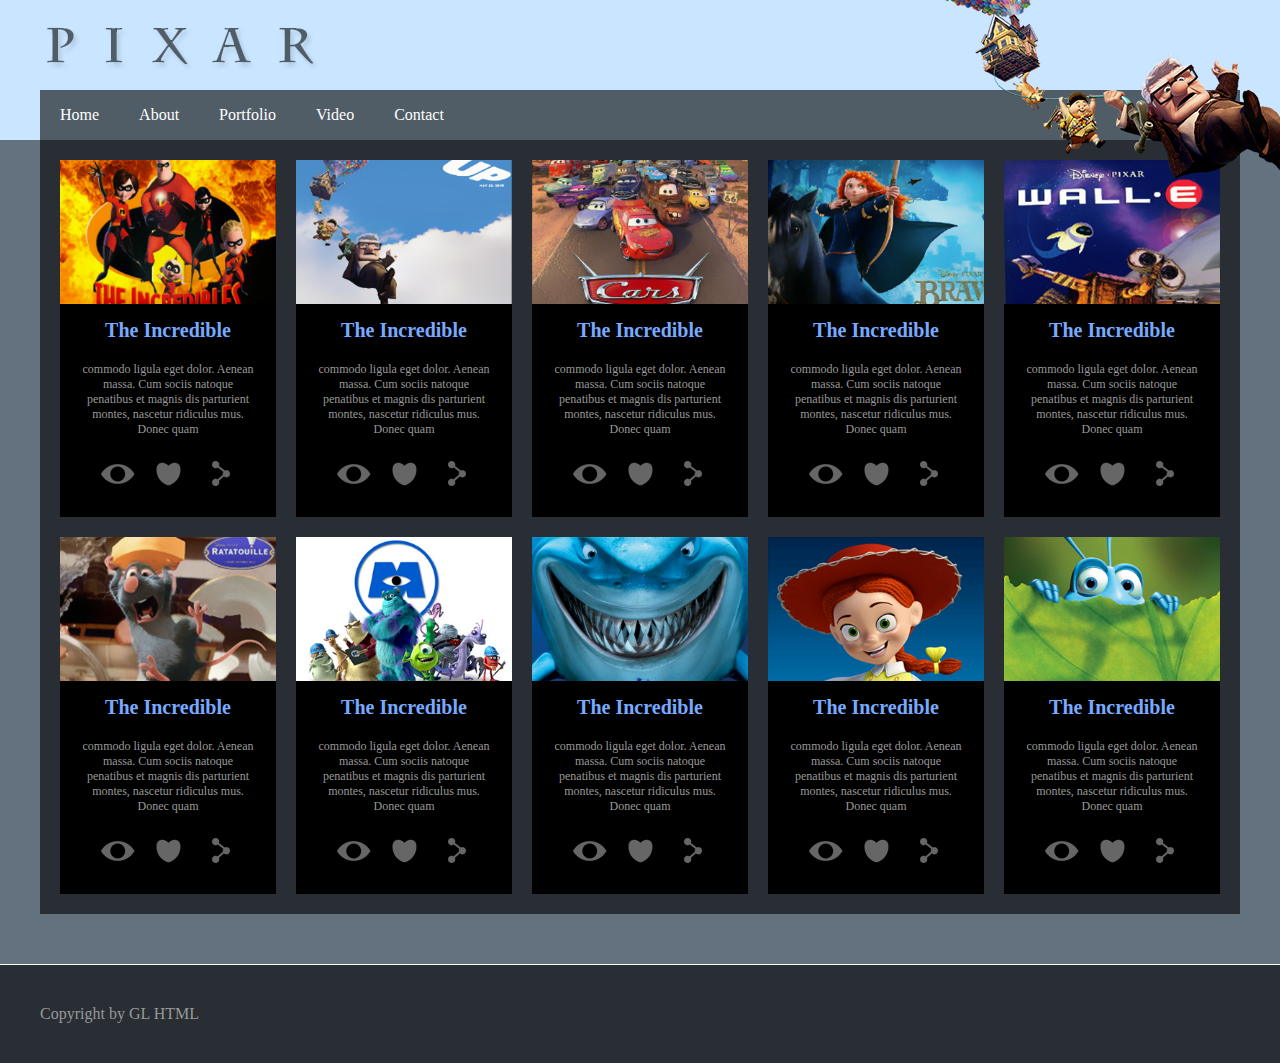
<file: 실습VIEWPORT2/실습VIEWPORT2/index.html>
<!DOCTYPE html>
<html>
  <head>
    <meta charset="UTF-8" />
    <meta name="viewport" content="width=device-width, initial-scale=1.0" />
    <title>RWD</title>
    <link
      href="http://fonts.googleapis.com/css?family=Raleway:100,400"
      rel="stylesheet"
      type="text/css"
    />
    <link rel="stylesheet" href="style.css" />
  </head>
  <body>
    <!--
		1. header를 작성해주세요
	-->
    <div class="header">
      <div class="wrapper">
        <a href="#" class="logo">PIXAR</a>
        <ul class="gnb">
          <li><a href="#">Home</a></li>
          <li><a href="#">About</a></li>
          <li><a href="#">Portfolio</a></li>
          <li><a href="#">Video</a></li>
          <li><a href="#">Contact</a></li>
        </ul>
        <img class="point" src="images/up.png" alt="">
      </div>
    </div>

    <!--
		2. 컨텐츠 영역을 작성해주세요.
		commodo ligula eget dolor. Aenean massa. Cum sociis natoque penatibus et magnis dis parturient montes, nascetur ridiculus mus. Donec quam
	-->

  <div class="wrapper">
    <ul class="contents">
      <li class="item">
        <div class="inner">
          <img src="images/cover01.png" alt="">
          <h3>The Incredible</h3>
          <p>commodo ligula eget dolor. Aenean massa. Cum sociis natoque penatibus et magnis dis parturient montes, nascetur ridiculus mus. Donec quam</p>
        </div>
      </li>
      <li class="item">
        <div class="inner">
          <img src="images/cover02.png" alt="">
          <h3>The Incredible</h3>
          <p>commodo ligula eget dolor. Aenean massa. Cum sociis natoque penatibus et magnis dis parturient montes, nascetur ridiculus mus. Donec quam</p>
        </div>
      </li>
      <li class="item">
        <div class="inner">
          <img src="images/cover03.png" alt="">
          <h3>The Incredible</h3>
          <p>commodo ligula eget dolor. Aenean massa. Cum sociis natoque penatibus et magnis dis parturient montes, nascetur ridiculus mus. Donec quam</p>
        </div>
      </li>
      <li class="item">
        <div class="inner">
          <img src="images/cover04.png" alt="">
          <h3>The Incredible</h3>
          <p>commodo ligula eget dolor. Aenean massa. Cum sociis natoque penatibus et magnis dis parturient montes, nascetur ridiculus mus. Donec quam</p>
        </div>
      </li>
      <li class="item">
        <div class="inner">
          <img src="images/cover05.png" alt="">
          <h3>The Incredible</h3>
          <p>commodo ligula eget dolor. Aenean massa. Cum sociis natoque penatibus et magnis dis parturient montes, nascetur ridiculus mus. Donec quam</p>
        </div>
      </li>
      <li class="item">
        <div class="inner">
          <img src="images/cover06.png" alt="">
          <h3>The Incredible</h3>
          <p>commodo ligula eget dolor. Aenean massa. Cum sociis natoque penatibus et magnis dis parturient montes, nascetur ridiculus mus. Donec quam</p>
        </div>
      </li>
      <li class="item">
        <div class="inner">
          <img src="images/cover07.png" alt="">
          <h3>The Incredible</h3>
          <p>commodo ligula eget dolor. Aenean massa. Cum sociis natoque penatibus et magnis dis parturient montes, nascetur ridiculus mus. Donec quam</p>
        </div>
      </li>
      <li class="item">
        <div class="inner">
          <img src="images/cover08.png" alt="">
          <h3>The Incredible</h3>
          <p>commodo ligula eget dolor. Aenean massa. Cum sociis natoque penatibus et magnis dis parturient montes, nascetur ridiculus mus. Donec quam</p>
        </div>
      </li>
      <li class="item">
        <div class="inner">
          <img src="images/cover09.png" alt="">
          <h3>The Incredible</h3>
          <p>commodo ligula eget dolor. Aenean massa. Cum sociis natoque penatibus et magnis dis parturient montes, nascetur ridiculus mus. Donec quam</p>
        </div>
      </li>
      <li class="item">
        <div class="inner">
          <img src="images/cover10.png" alt="">
          <h3>The Incredible</h3>
          <p>commodo ligula eget dolor. Aenean massa. Cum sociis natoque penatibus et magnis dis parturient montes, nascetur ridiculus mus. Donec quam</p>
        </div>
      </li>
    </ul>
  </div>

    <!--
		3. FOOTER 영역을 작성해주세요.
	-->
    <div class="footer">
      <p class="wrapper">Copyright by GL HTML</p>
    </div>
  </body>
</html>
</file>
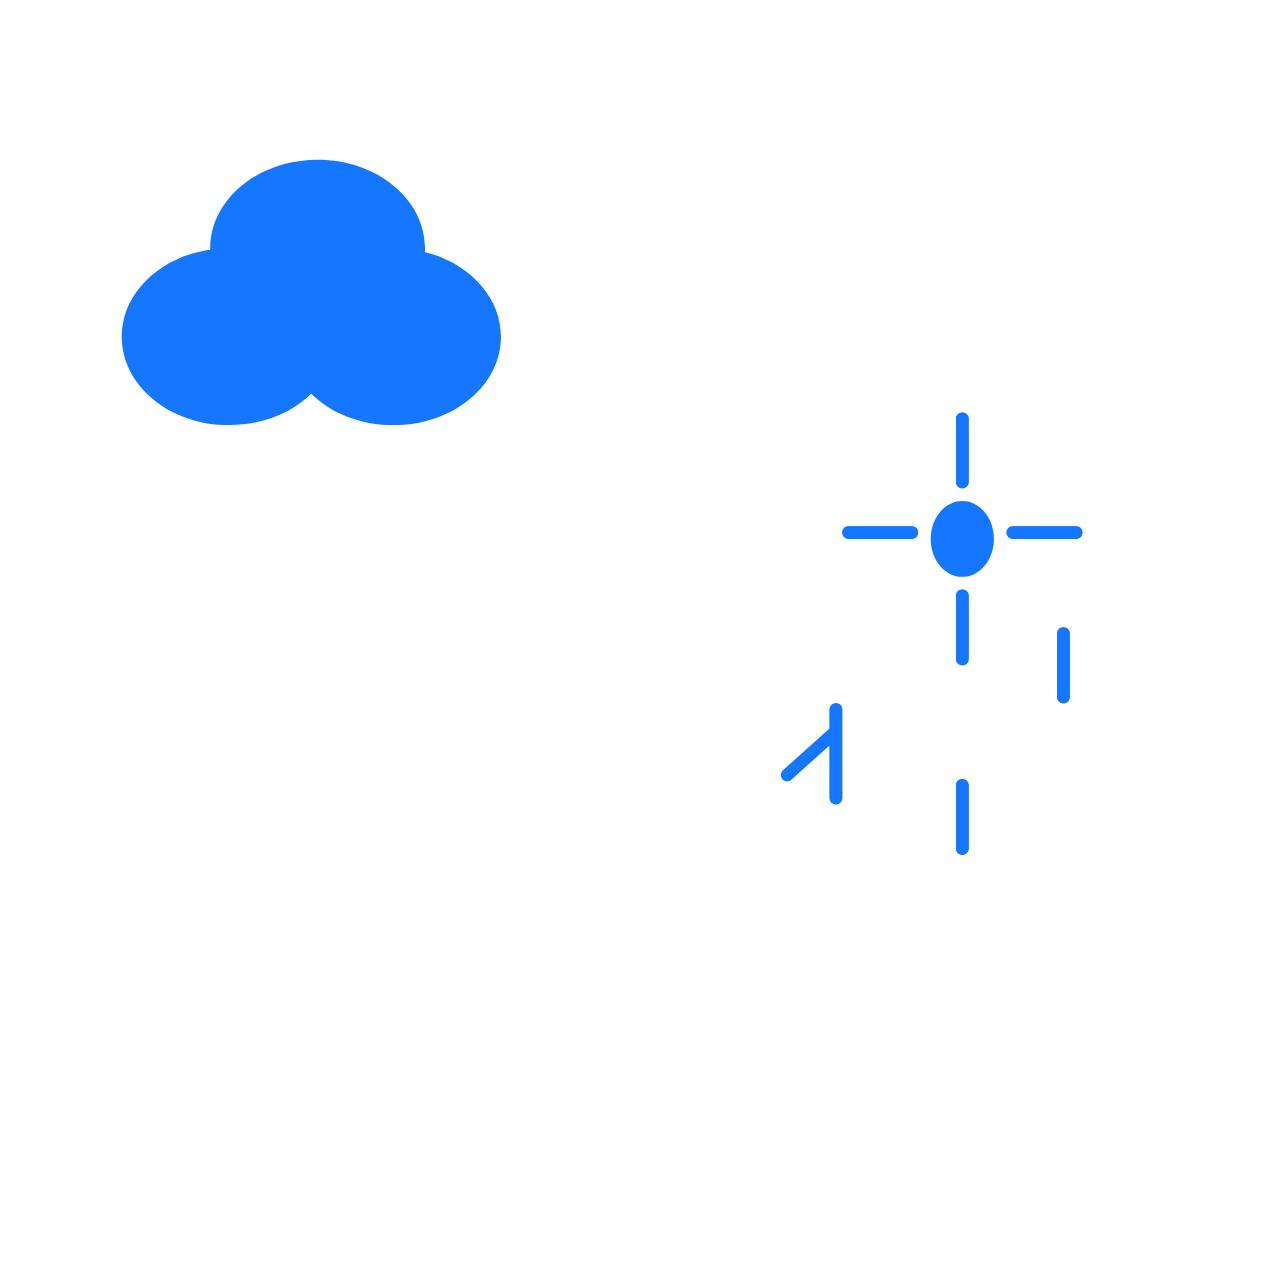
<file: Step01.SVG1.html>
<!DOCTYPE html>
<html lang="en">
<head>
    <meta charset="UTF-8">
    <meta name="viewport" content="width=device-width, initial-scale=1.0">
    <title>Step01.SVG1.html</title>
</head>
<body>
    <img src="cloud.svg" alt="구름이미지"/>
</body>
</html>
</file>
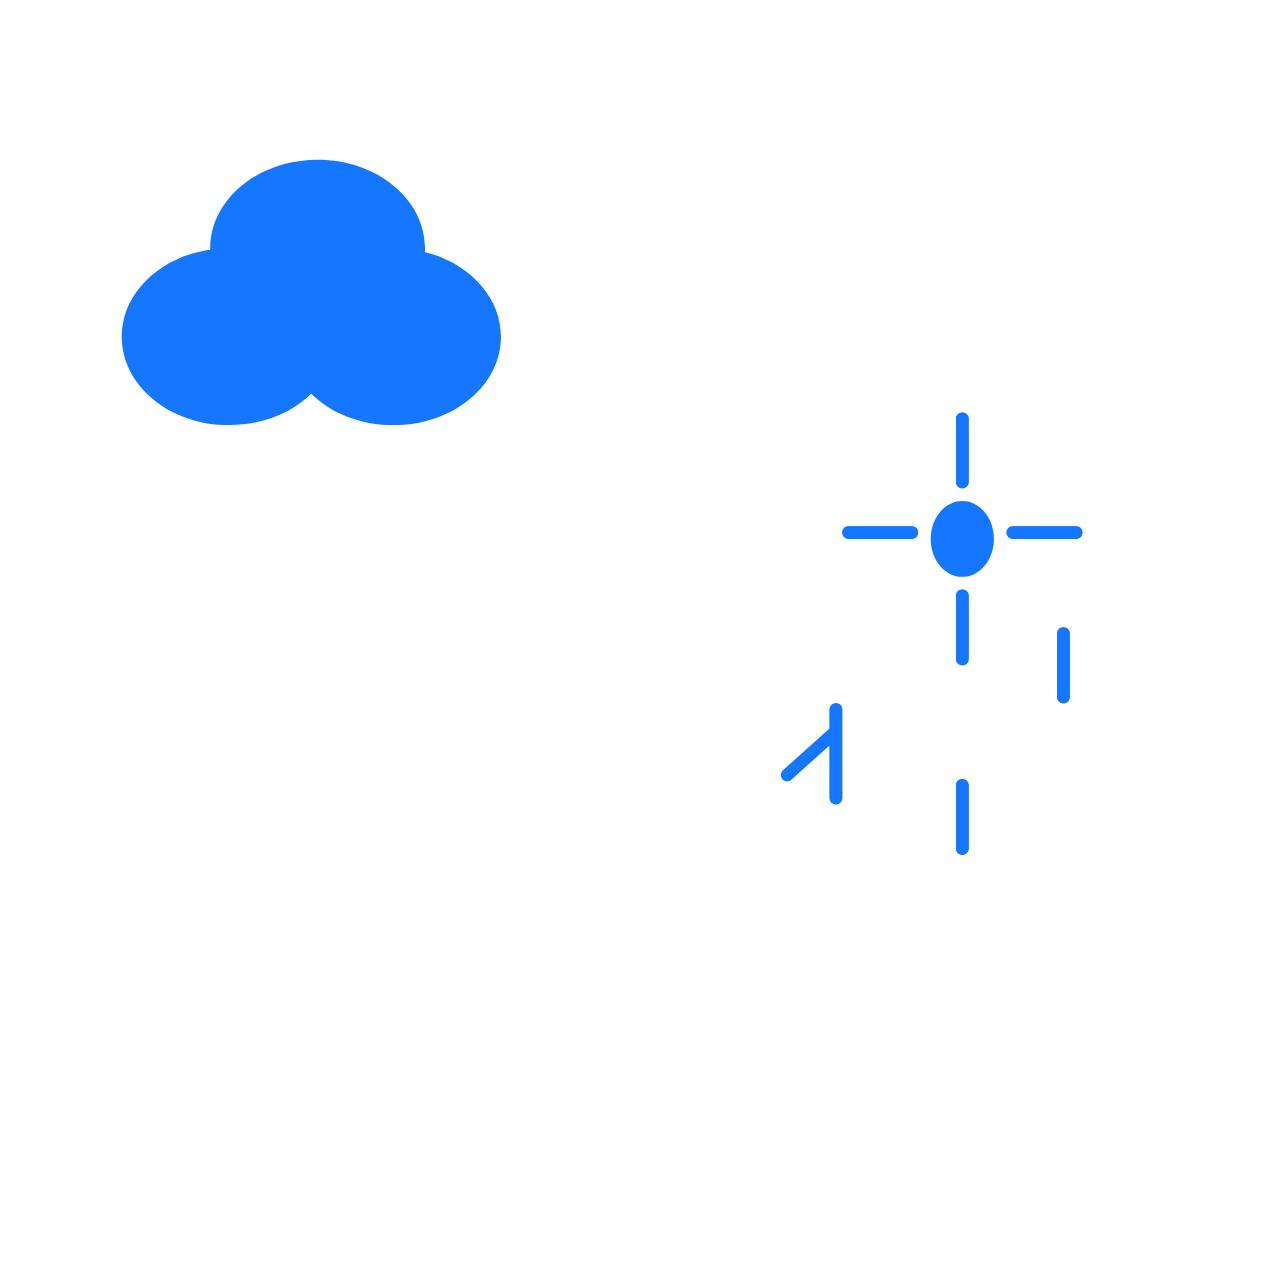
<file: Step01_SVG3.html>
<!DOCTYPE html>
<html lang="en">
<head>
    <meta charset="UTF-8">
    <meta name="viewport" content="width=device-width, initial-scale=1.0">
    <title>Document</title>
    <style type="text/css">
        .st0{fill:#1577FF;}
    </style>
</head>
<body>
    <?xml version="1.0" encoding="utf-8"?>
<!-- Generator: Adobe Illustrator 28.4.1, SVG Export Plug-In . SVG Version: 6.00 Build 0)  -->
<svg version="1.1" id="Layer_1" xmlns="http://www.w3.org/2000/svg" xmlns:xlink="http://www.w3.org/1999/xlink" x="0px" y="0px"
	 viewBox="0 0 100 100" style="enable-background:new 0 0 100 100;" xml:space="preserve">

<g>
	<ellipse class="st0" cx="75.5" cy="42" rx="2" ry="2.5"/>
	<path class="st0" d="M75.5,40c0.81,0,1.5,0.92,1.5,2s-0.69,2-1.5,2S74,43.08,74,42S74.69,40,75.5,40 M75.5,39
		c-1.38,0-2.5,1.34-2.5,3s1.12,3,2.5,3s2.5-1.34,2.5-3S76.88,39,75.5,39L75.5,39z"/>
</g>
<g>
	<polygon class="st0" points="61.63,60.66 65.37,57.34 61.63,60.66 	"/>
	<path class="st0" d="M65.37,56.84c-0.12,0-0.24,0.04-0.33,0.13l-3.73,3.33c-0.21,0.18-0.22,0.5-0.04,0.71v0
		c0.1,0.11,0.24,0.17,0.37,0.17c0.12,0,0.24-0.04,0.33-0.13l3.73-3.33c0.21-0.18,0.22-0.5,0.04-0.71v0
		C65.64,56.89,65.5,56.84,65.37,56.84L65.37,56.84z"/>
</g>
<g>
	<path class="st0" d="M83.5,55L83.5,55c-0.28,0-0.5-0.22-0.5-0.5v-5c0-0.28,0.22-0.5,0.5-0.5l0,0c0.28,0,0.5,0.22,0.5,0.5v5
		C84,54.78,83.78,55,83.5,55z"/>
	<path class="st0" d="M83.5,49c-0.28,0-0.5,0.22-0.5,0.5v5c0,0.28,0.22,0.5,0.5,0.5s0.5-0.22,0.5-0.5v-5C84,49.22,83.78,49,83.5,49
		L83.5,49z"/>
</g>
<g>
	<path class="st0" d="M65.5,63L65.5,63c0.28,0,0.5-0.22,0.5-0.5v-7c0-0.28-0.22-0.5-0.5-0.5l0,0c-0.28,0-0.5,0.22-0.5,0.5v7
		C65,62.78,65.22,63,65.5,63z"/>
	<path class="st0" d="M65.5,55c-0.28,0-0.5,0.22-0.5,0.5v7c0,0.28,0.22,0.5,0.5,0.5s0.5-0.22,0.5-0.5v-7C66,55.22,65.78,55,65.5,55
		L65.5,55z"/>
</g>
<g>
	<path class="st0" d="M75.5,67L75.5,67c-0.28,0-0.5-0.22-0.5-0.5v-5c0-0.28,0.22-0.5,0.5-0.5l0,0c0.28,0,0.5,0.22,0.5,0.5v5
		C76,66.78,75.78,67,75.5,67z"/>
	<path class="st0" d="M75.5,61c-0.28,0-0.5,0.22-0.5,0.5v5c0,0.28,0.22,0.5,0.5,0.5s0.5-0.22,0.5-0.5v-5C76,61.22,75.78,61,75.5,61
		L75.5,61z"/>
</g>
<g>
	<ellipse class="st0" cx="17.5" cy="26" rx="8" ry="6.5"/>
	<path class="st0" d="M17.5,20c4.14,0,7.5,2.69,7.5,6s-3.36,6-7.5,6S10,29.31,10,26S13.36,20,17.5,20 M17.5,19
		C12.81,19,9,22.13,9,26s3.81,7,8.5,7s8.5-3.13,8.5-7S22.19,19,17.5,19L17.5,19z"/>
</g>
<g>
	<ellipse class="st0" cx="30.5" cy="26" rx="8" ry="6.5"/>
	<path class="st0" d="M30.5,20c4.14,0,7.5,2.69,7.5,6s-3.36,6-7.5,6S23,29.31,23,26S26.36,20,30.5,20 M30.5,19
		c-4.69,0-8.5,3.13-8.5,7s3.81,7,8.5,7s8.5-3.13,8.5-7S35.19,19,30.5,19L30.5,19z"/>
</g>
<g>
	<ellipse class="st0" cx="24.5" cy="19" rx="8" ry="6.5"/>
	<path class="st0" d="M24.5,13c4.14,0,7.5,2.69,7.5,6s-3.36,6-7.5,6S17,22.31,17,19S20.36,13,24.5,13 M24.5,12
		c-4.69,0-8.5,3.13-8.5,7s3.81,7,8.5,7s8.5-3.13,8.5-7S29.19,12,24.5,12L24.5,12z"/>
</g>
<g>
	<path class="st0" d="M75.5,38L75.5,38c-0.28,0-0.5-0.22-0.5-0.5v-5c0-0.28,0.22-0.5,0.5-0.5l0,0c0.28,0,0.5,0.22,0.5,0.5v5
		C76,37.78,75.78,38,75.5,38z"/>
	<path class="st0" d="M75.5,32c-0.28,0-0.5,0.22-0.5,0.5v5c0,0.28,0.22,0.5,0.5,0.5s0.5-0.22,0.5-0.5v-5C76,32.22,75.78,32,75.5,32
		L75.5,32z"/>
</g>
<g>
	<path class="st0" d="M79,41.5L79,41.5c0-0.28,0.22-0.5,0.5-0.5h5c0.28,0,0.5,0.22,0.5,0.5l0,0c0,0.28-0.22,0.5-0.5,0.5h-5
		C79.22,42,79,41.78,79,41.5z"/>
	<path class="st0" d="M84.5,41h-5c-0.28,0-0.5,0.22-0.5,0.5s0.22,0.5,0.5,0.5h5c0.28,0,0.5-0.22,0.5-0.5S84.78,41,84.5,41L84.5,41z"
		/>
</g>
<g>
	<path class="st0" d="M66,41.5L66,41.5c0-0.28,0.22-0.5,0.5-0.5h5c0.28,0,0.5,0.22,0.5,0.5l0,0c0,0.28-0.22,0.5-0.5,0.5h-5
		C66.22,42,66,41.78,66,41.5z"/>
	<path class="st0" d="M71.5,41h-5c-0.28,0-0.5,0.22-0.5,0.5s0.22,0.5,0.5,0.5h5c0.28,0,0.5-0.22,0.5-0.5S71.78,41,71.5,41L71.5,41z"
		/>
</g>
<g>
	<path class="st0" d="M75.5,52L75.5,52c-0.28,0-0.5-0.22-0.5-0.5v-5c0-0.28,0.22-0.5,0.5-0.5l0,0c0.28,0,0.5,0.22,0.5,0.5v5
		C76,51.78,75.78,52,75.5,52z"/>
	<path class="st0" d="M75.5,46c-0.28,0-0.5,0.22-0.5,0.5v5c0,0.28,0.22,0.5,0.5,0.5s0.5-0.22,0.5-0.5v-5C76,46.22,75.78,46,75.5,46
		L75.5,46z"/>
</g>
</svg>

</body>
</html>
</file>
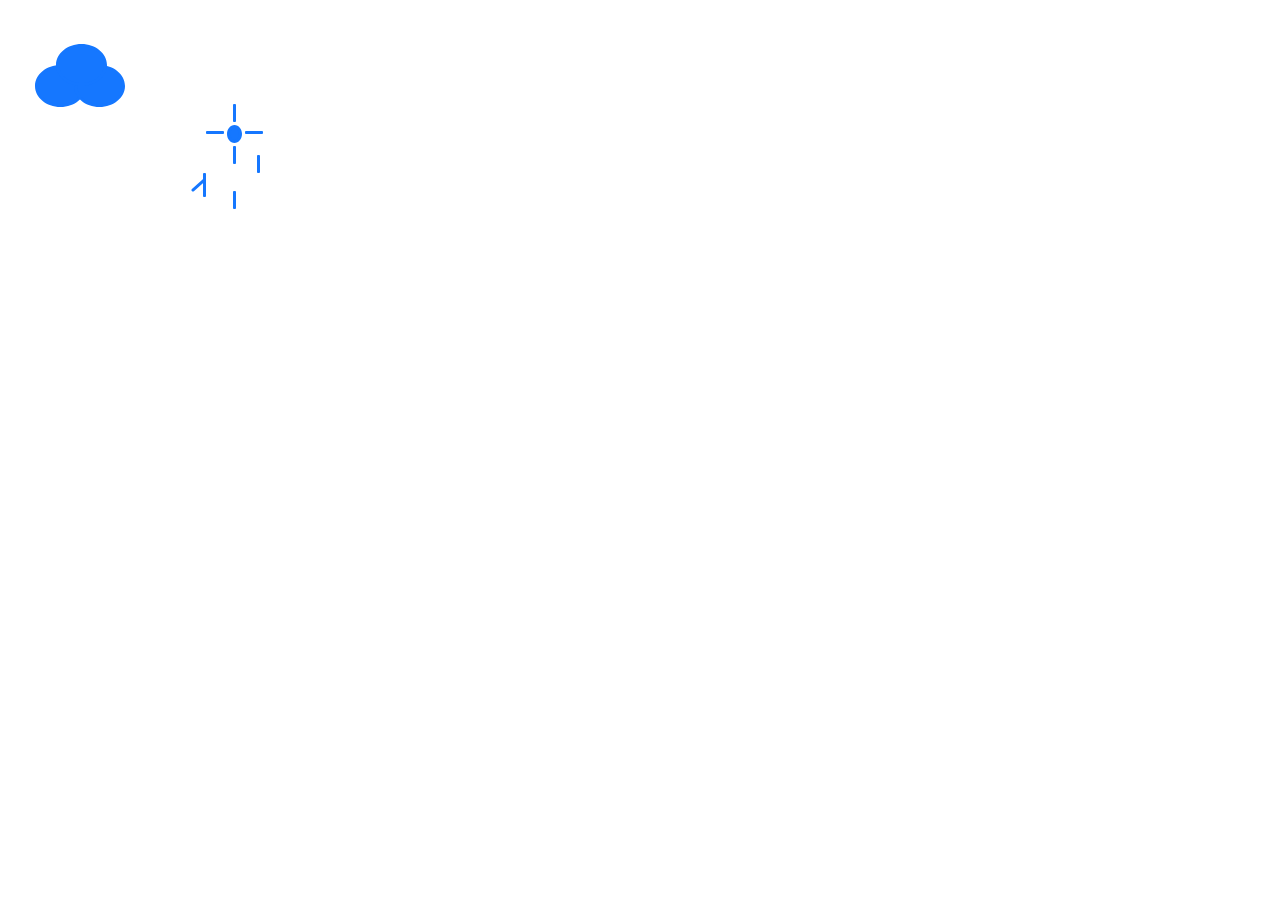
<file: Step02.SVG2.html>
<!DOCTYPE html>
<html lang="en">
<head>
    <meta charset="UTF-8">
    <meta name="viewport" content="width=device-width, initial-scale=1.0">
    <title>Step02.SVG2.html</title>
    <style>
        .svg{
            width: 300px;
            height: 300px;
            background-image: url('cloud.svg');
        }
    </style>
</head>
<body>
    <div class="svg">
        
    </div>
</body>
</html>
</file>
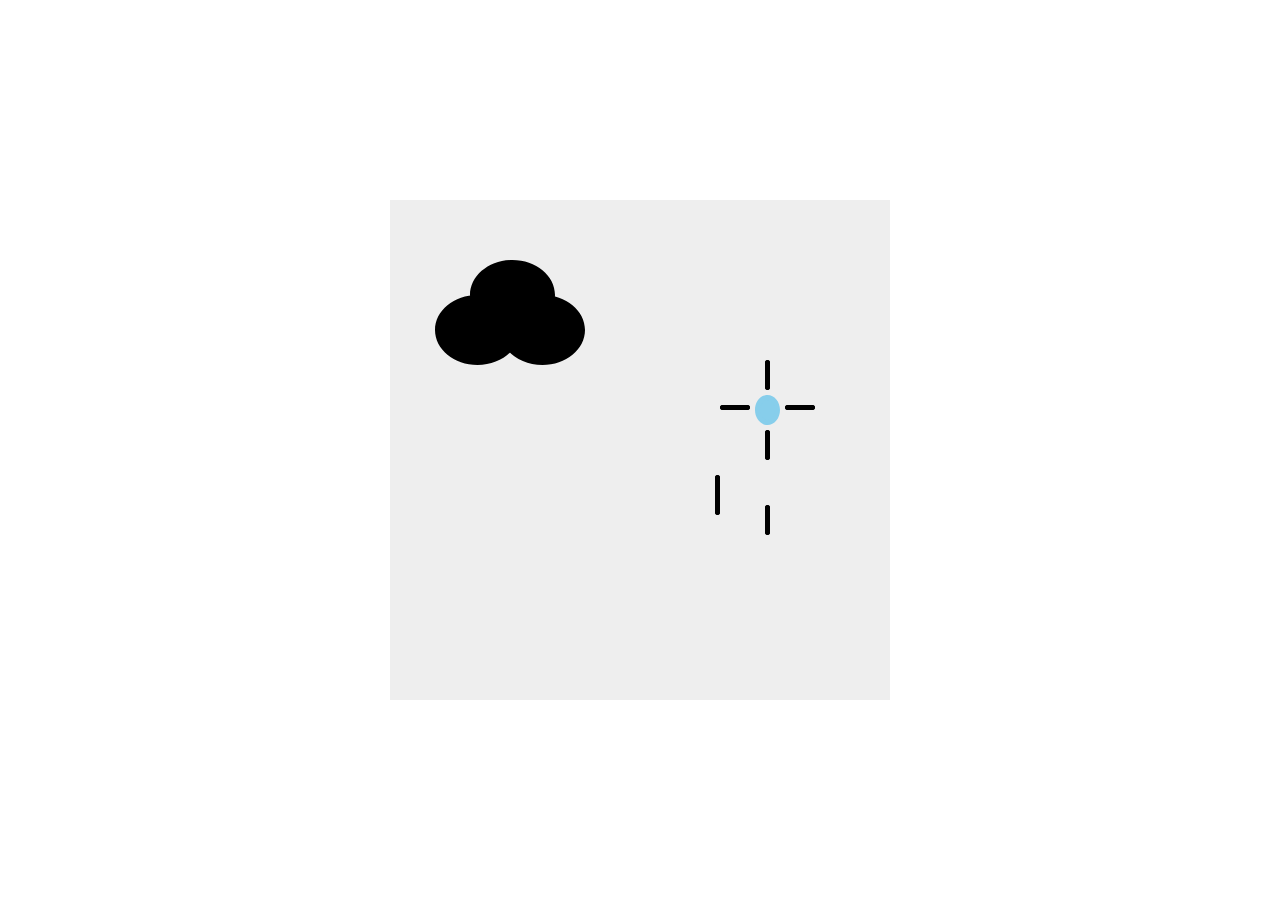
<file: Step02_SVG1.html>
<!DOCTYPE html>
<html lang="en">
<head>
    <meta charset="UTF-8">
    <meta name="viewport" content="width=device-width, initial-scale=1.0">
    <title>Step02_SVG1.html</title>
    <style>
        .weather{
            position: absolute;
            inset: 0;
            margin: auto;
            width: 500px;
            background-color: #eee;
        }

        .cloud{
            fill: skyblue;
            transform-origin: 75.5px 42px;
            animation: w-ani .5s infinite alternate;
            
        }
        .sun{
           fill: orange;
        }

        @keyframes w-ani{
            0% {transform: scale(0.9);}
            100%{transform: scale(1.1);}
        }
    </style>
</head>
<body>
   

    <svg class="weather"  viewBox="0 0 100 100">
    <g>
        <ellipse class="cloud" cx="75.5" cy="42" rx="2" ry="2.5"/>
        <path class="cloud" d="M75.5,40c0.81,0,1.5,0.92,1.5,2s-0.69,2-1.5,2S74,43.08,74,42S74.69,40,75.5,40 M75.5,39
            c-1.38,0-2.5,1.34-2.5,3s1.12,3,2.5,3s2.5-1.34,2.5-3S76.88,39,75.5,39L75.5,39z"/>
    </g>
  
   
    <g>
        <path class="st0" d="M65.5,63L65.5,63c0.28,0,0.5-0.22,0.5-0.5v-7c0-0.28-0.22-0.5-0.5-0.5l0,0c-0.28,0-0.5,0.22-0.5,0.5v7
            C65,62.78,65.22,63,65.5,63z"/>
        <path class="st0" d="M65.5,55c-0.28,0-0.5,0.22-0.5,0.5v7c0,0.28,0.22,0.5,0.5,0.5s0.5-0.22,0.5-0.5v-7C66,55.22,65.78,55,65.5,55
            L65.5,55z"/>
    </g>
    <g>
        <path class="st0" d="M75.5,67L75.5,67c-0.28,0-0.5-0.22-0.5-0.5v-5c0-0.28,0.22-0.5,0.5-0.5l0,0c0.28,0,0.5,0.22,0.5,0.5v5
            C76,66.78,75.78,67,75.5,67z"/>
        <path class="st0" d="M75.5,61c-0.28,0-0.5,0.22-0.5,0.5v5c0,0.28,0.22,0.5,0.5,0.5s0.5-0.22,0.5-0.5v-5C76,61.22,75.78,61,75.5,61
            L75.5,61z"/>
    </g>
    <g>
        <ellipse class="st0" cx="17.5" cy="26" rx="8" ry="6.5"/>
        <path class="st0" d="M17.5,20c4.14,0,7.5,2.69,7.5,6s-3.36,6-7.5,6S10,29.31,10,26S13.36,20,17.5,20 M17.5,19
            C12.81,19,9,22.13,9,26s3.81,7,8.5,7s8.5-3.13,8.5-7S22.19,19,17.5,19L17.5,19z"/>
    </g>
    <g>
        <ellipse class="st0" cx="30.5" cy="26" rx="8" ry="6.5"/>
        <path class="st0" d="M30.5,20c4.14,0,7.5,2.69,7.5,6s-3.36,6-7.5,6S23,29.31,23,26S26.36,20,30.5,20 M30.5,19
            c-4.69,0-8.5,3.13-8.5,7s3.81,7,8.5,7s8.5-3.13,8.5-7S35.19,19,30.5,19L30.5,19z"/>
    </g>
    <g>
        <ellipse class="st0" cx="24.5" cy="19" rx="8" ry="6.5"/>
        <path class="st0" d="M24.5,13c4.14,0,7.5,2.69,7.5,6s-3.36,6-7.5,6S17,22.31,17,19S20.36,13,24.5,13 M24.5,12
            c-4.69,0-8.5,3.13-8.5,7s3.81,7,8.5,7s8.5-3.13,8.5-7S29.19,12,24.5,12L24.5,12z"/>
    </g>
    <g>
        <path class="st0" d="M75.5,38L75.5,38c-0.28,0-0.5-0.22-0.5-0.5v-5c0-0.28,0.22-0.5,0.5-0.5l0,0c0.28,0,0.5,0.22,0.5,0.5v5
            C76,37.78,75.78,38,75.5,38z"/>
        <path class="st0" d="M75.5,32c-0.28,0-0.5,0.22-0.5,0.5v5c0,0.28,0.22,0.5,0.5,0.5s0.5-0.22,0.5-0.5v-5C76,32.22,75.78,32,75.5,32
            L75.5,32z"/>
    </g>
    <g>
        <path class="st0" d="M79,41.5L79,41.5c0-0.28,0.22-0.5,0.5-0.5h5c0.28,0,0.5,0.22,0.5,0.5l0,0c0,0.28-0.22,0.5-0.5,0.5h-5
            C79.22,42,79,41.78,79,41.5z"/>
        <path class="st0" d="M84.5,41h-5c-0.28,0-0.5,0.22-0.5,0.5s0.22,0.5,0.5,0.5h5c0.28,0,0.5-0.22,0.5-0.5S84.78,41,84.5,41L84.5,41z"
            />
    </g>
    <g>
        <path class="st0" d="M66,41.5L66,41.5c0-0.28,0.22-0.5,0.5-0.5h5c0.28,0,0.5,0.22,0.5,0.5l0,0c0,0.28-0.22,0.5-0.5,0.5h-5
            C66.22,42,66,41.78,66,41.5z"/>
        <path class="st0" d="M71.5,41h-5c-0.28,0-0.5,0.22-0.5,0.5s0.22,0.5,0.5,0.5h5c0.28,0,0.5-0.22,0.5-0.5S71.78,41,71.5,41L71.5,41z"
            />
    </g>
    <g>
        <path class="st0" d="M75.5,52L75.5,52c-0.28,0-0.5-0.22-0.5-0.5v-5c0-0.28,0.22-0.5,0.5-0.5l0,0c0.28,0,0.5,0.22,0.5,0.5v5
            C76,51.78,75.78,52,75.5,52z"/>
        <path class="st0" d="M75.5,46c-0.28,0-0.5,0.22-0.5,0.5v5c0,0.28,0.22,0.5,0.5,0.5s0.5-0.22,0.5-0.5v-5C76,46.22,75.78,46,75.5,46
            L75.5,46z"/>
    </g>
    </svg>
    
</body>
</html>
</file>
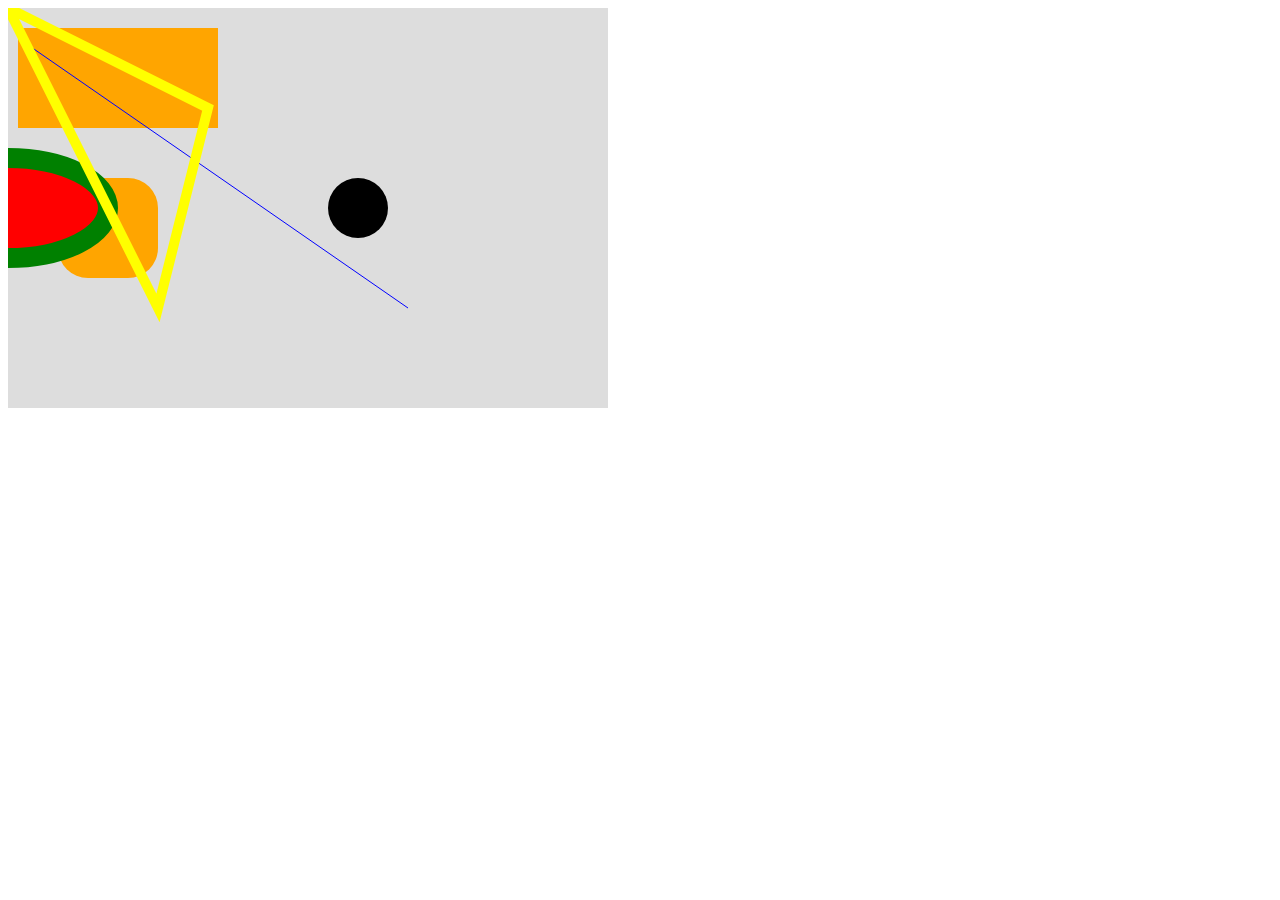
<file: Step03_SVG1.html>
<!DOCTYPE html>
<html lang="en">
<head>
    <meta charset="UTF-8">
    <meta name="viewport" content="width=device-width, initial-scale=1.0">
    <title>Step03_SVG1.html</title>
    <style>
        .shapes{
            width: 600px;
            height: 400px;
            background: #ddd;
        }
        rect{
            fill: orange;
            stroke: ;
        }
    </style>
</head>
<body>
    <svg class="shapes">
        <rect x="10" y="20" width="200" height="100" fill="red"></rect>
        <rect x="50" y="170" width="100" height="100" rx="30" ry="30"></rect>
        <circle cx="350" cy="200" r="30"></circle>
        <ellipse ca="200" cy="200" rx="100"   ry="50" fill="red" stroke="green" stroke-width="20"></ellipse>
        <line x1="10" x2="400" y1="30" y2="300" stroke="blue"></line>
        <polygon points="0 0, 200 100, 150 300" stroke="yellow" stroke-width="10" fill="none" ></polygon>
    </svg>
</body>
</html>
</file>
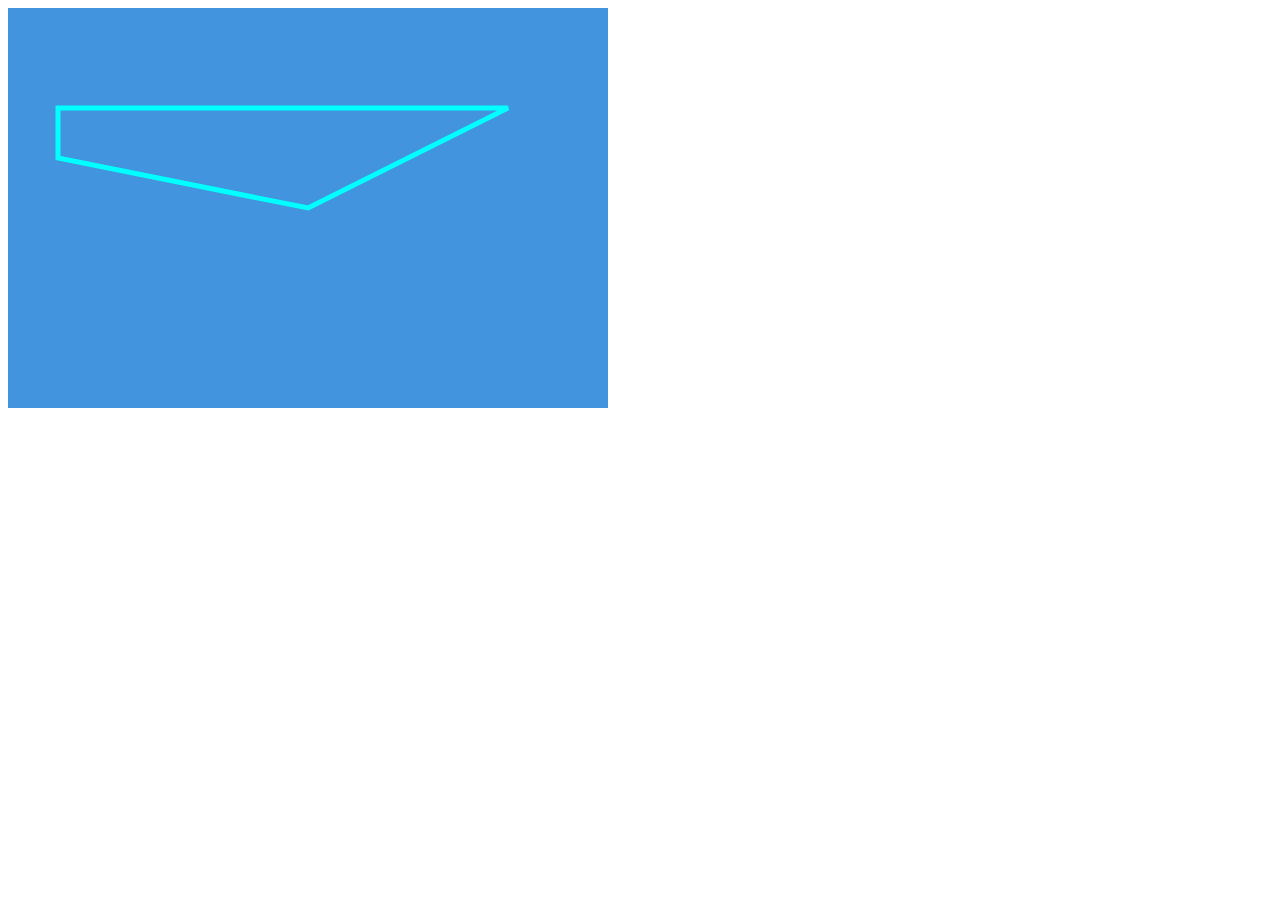
<file: Step03_SVG2.html>
<!DOCTYPE html>
<html lang="en">
<head>
    <meta charset="UTF-8">
    <meta name="viewport" content="width=device-width, initial-scale=1.0">
    <title>Step03_SVG2.html</title>
    <style>
        .shapes{
            width: 600px;
            height: 400px;
            background-color: rgb(65, 148, 221);
        }
        path{
            stroke:aqua;
            stroke-width: 5;
            fill: none;
        }
    </style>
</head>
<body>
    <svg class="shapes">
        <!-- 
        M 펜툴시작
        L 직선긋기
        H 가로직선
        V 세로직선
        Z 펜툴끝
        -->
        <path d="M 300 200 L 500 100 H 50 V 150 Z">

        </path>
    </svg>
</body>
</html>
</file>
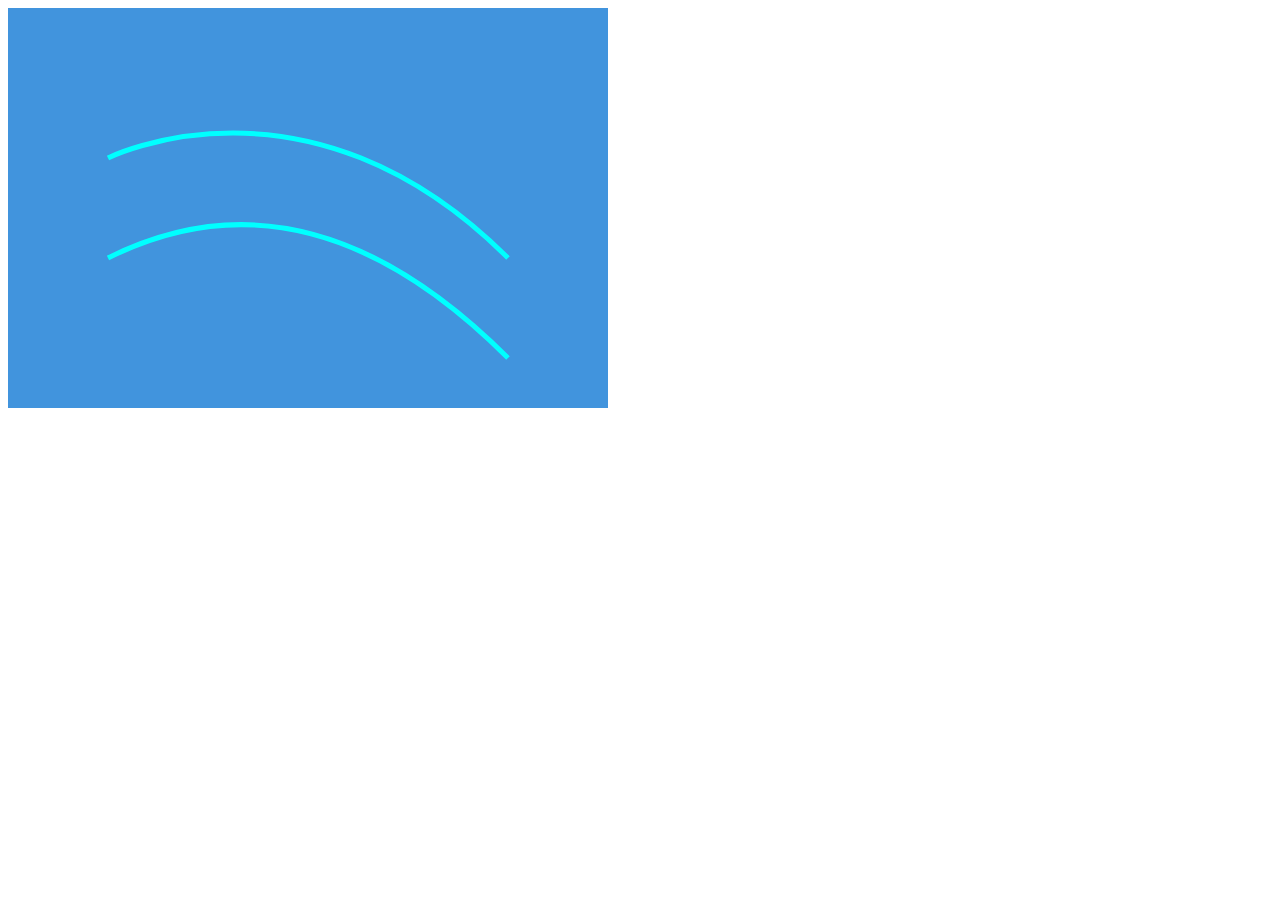
<file: Step03_SVG3 .html>
<!DOCTYPE html>
<html lang="en">
<head>
    <meta charset="UTF-8">
    <meta name="viewport" content="width=device-width, initial-scale=1.0">
    <title>Step03_SVG3.html</title>
    <style>
         .shapes{
            width: 600px;
            height: 400px;
            background-color: rgb(65, 148, 221);
        }
        path{
            stroke:aqua;
            stroke-width: 5;
            fill: none;
        }
    </style>
</head>
<body>
    <svg class="shapes">
        <!-- 
        M 펜툴시작
        C 커브
        A B, c d, E F 
        시작점, 조정점, 끝점
        
        -->
       <path d="M 100 150 C 100 150, 300 50, 500 250"></path>
       <path d="M 100 250 Q 300 150, 500 350"></path>


    </svg>
</body>
</html>
</file>
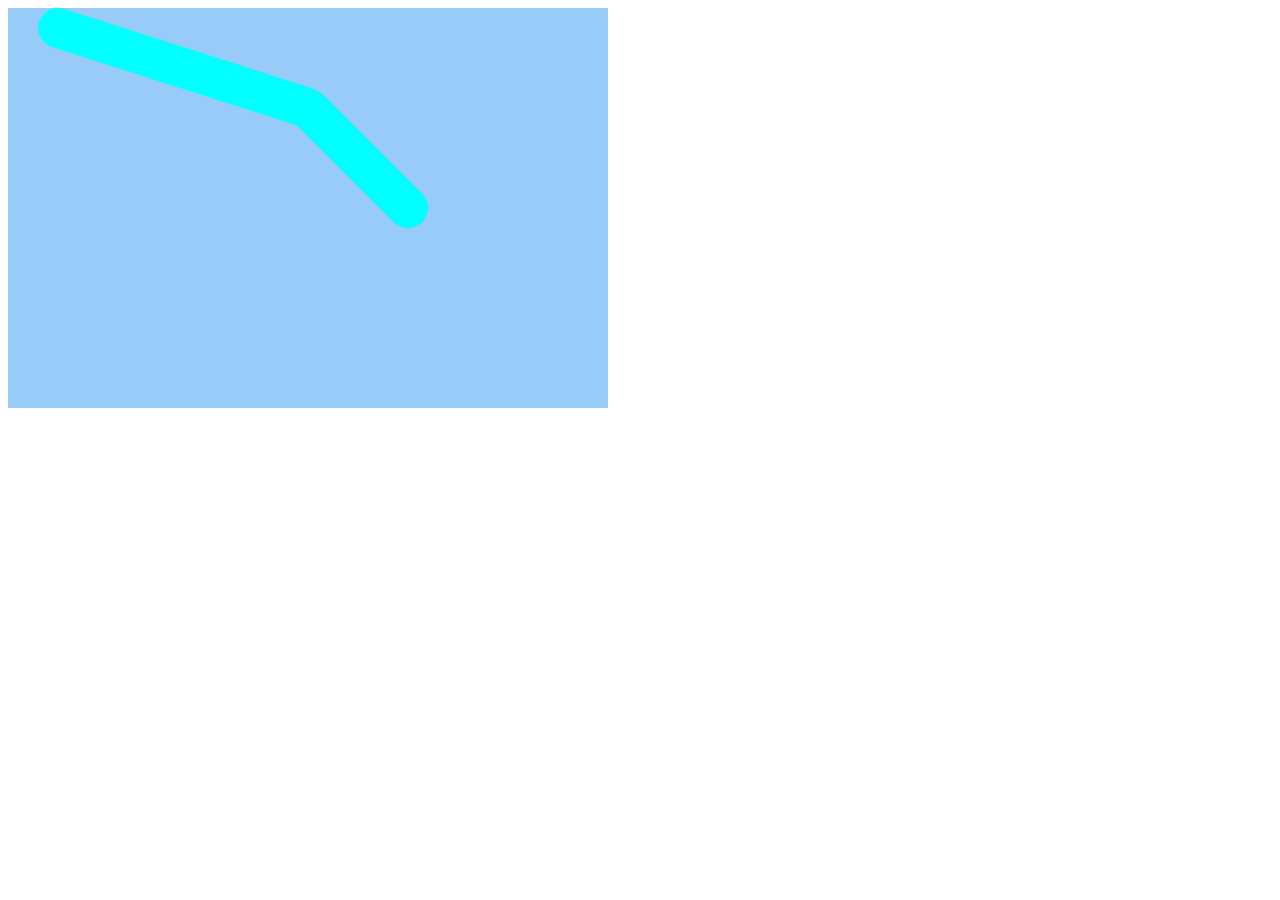
<file: Step03_SVG4 .html>
<!DOCTYPE html>
<html lang="en">
<head>
    <meta charset="UTF-8">
    <meta name="viewport" content="width=device-width, initial-scale=1.0">
    <title>Step03_SVG4.html</title>
    <style>
         .shapes{
            width: 600px;
            height: 400px;
            background-color: rgb(152, 203, 247);
        }
        path{
            stroke:aqua;
            stroke-width: 40;
            fill: none;
            stroke-linecap: round;
            /* butt | square */
            stroke-linejoin: bevel;
            /* miter | bevel */
        }
    </style>
</head>
<body>
    <svg class="shapes">
      <path d="M 50 20 L 300 100 L 400 200"></path>
    </svg>
</body>
</html>
</file>
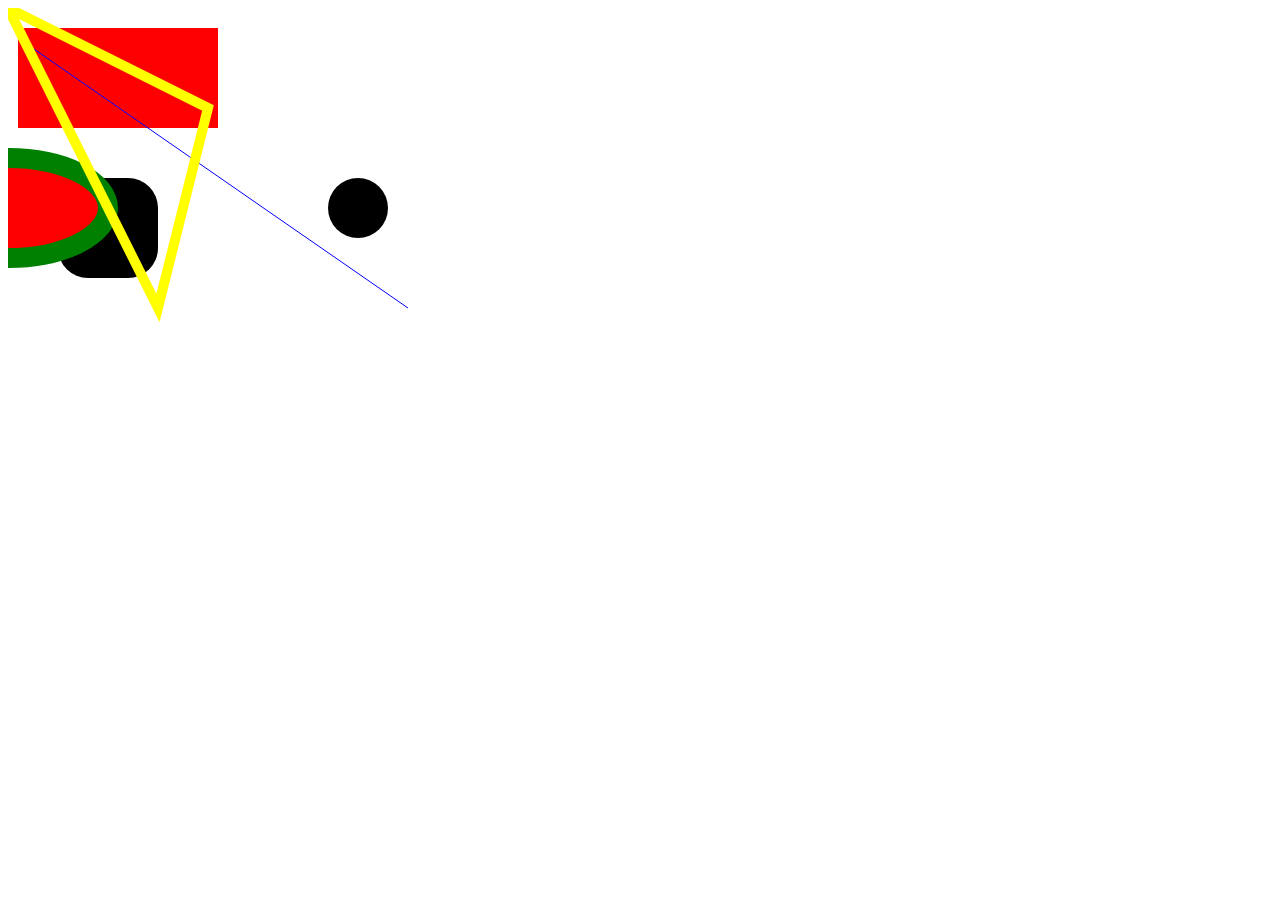
<file: Step03_SVG5.html>
<!DOCTYPE html>
<html lang="en">
<head>
    <meta charset="UTF-8">
    <meta name="viewport" content="width=device-width, initial-scale=1.0">
    <title>Step03_SVG5.html</title>
    <style>
        .shapes{
            width: 600px;
            height: 400px;
            
        }
    </style>
</head>
<body>
    <svg class="shapes">
<g class="group1">
    <rect x="10" y="20" width="200" height="100" fill="red"></rect>
    <rect x="50" y="170" width="100" height="100" rx="30" ry="30"></rect>
    <circle cx="350" cy="200" r="30"></circle>
    <ellipse ca="200" cy="200" rx="100"   ry="50" fill="red" stroke="green" stroke-width="20"></ellipse>
    <line x1="10" x2="400" y1="30" y2="300" stroke="blue"></line>
    <polygon points="0 0, 200 100, 150 300" stroke="yellow" stroke-width="10" fill="none" ></polygon>
</g>
    </svg>
</body>
</html>
</file>
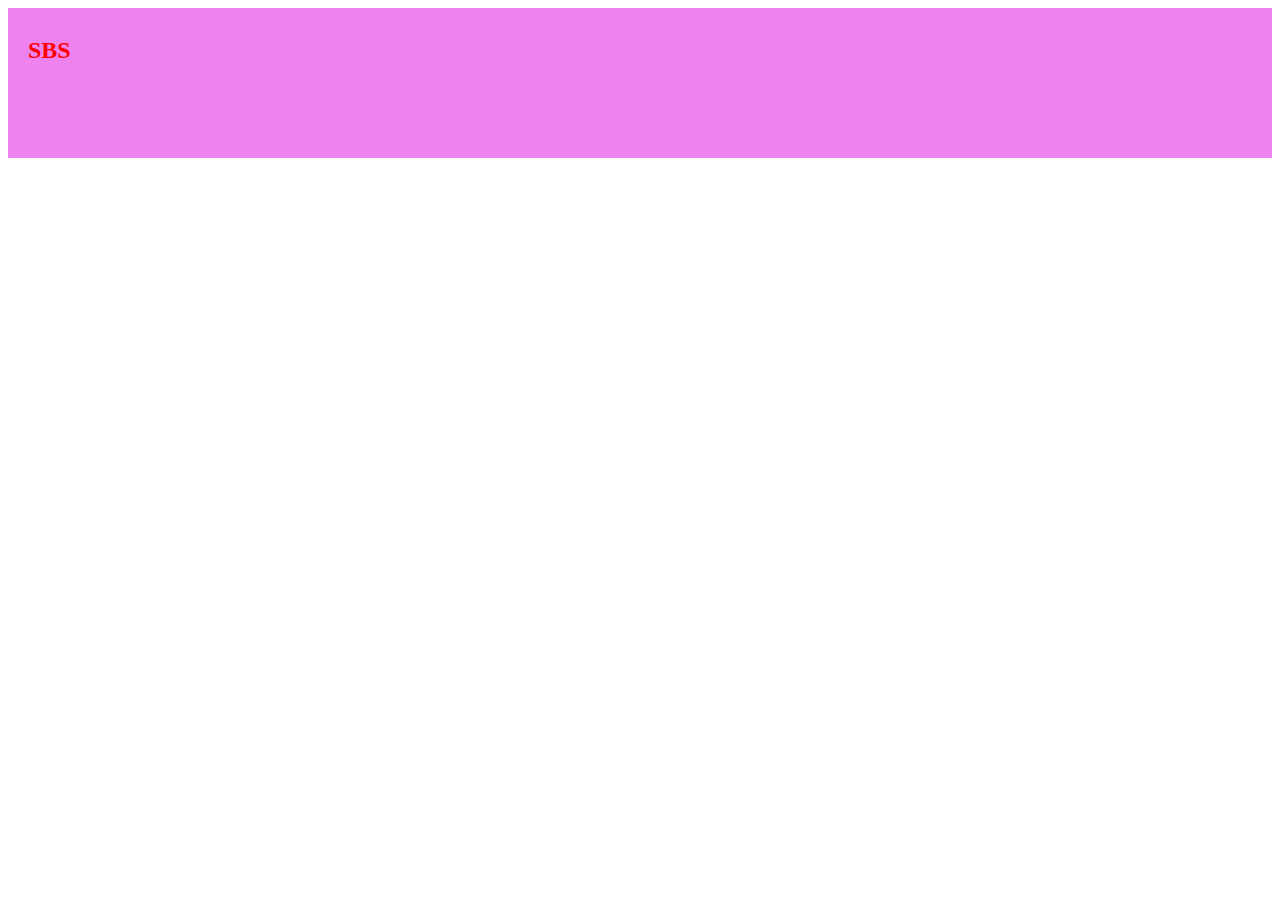
<file: Step04_SVG1.html>
<!DOCTYPE html>
<html lang="en">
<head>
    <meta charset="UTF-8">
    <meta name="viewport" content="width=device-width, initial-scale=1.0">
    <title>Document</title>
    <style>
        .svg{
            
            width: 100%;
            height: 100%;
            background-color: violet;
        }
        text{
            font-size: 1.5em;
            font-weight: bold;
            fill: red;
        }
    </style>
</head>
<body>
    <svg class="svg">
        <text x="20" y="50">SBS</text>

    </svg>
</body>
</html>
</file>
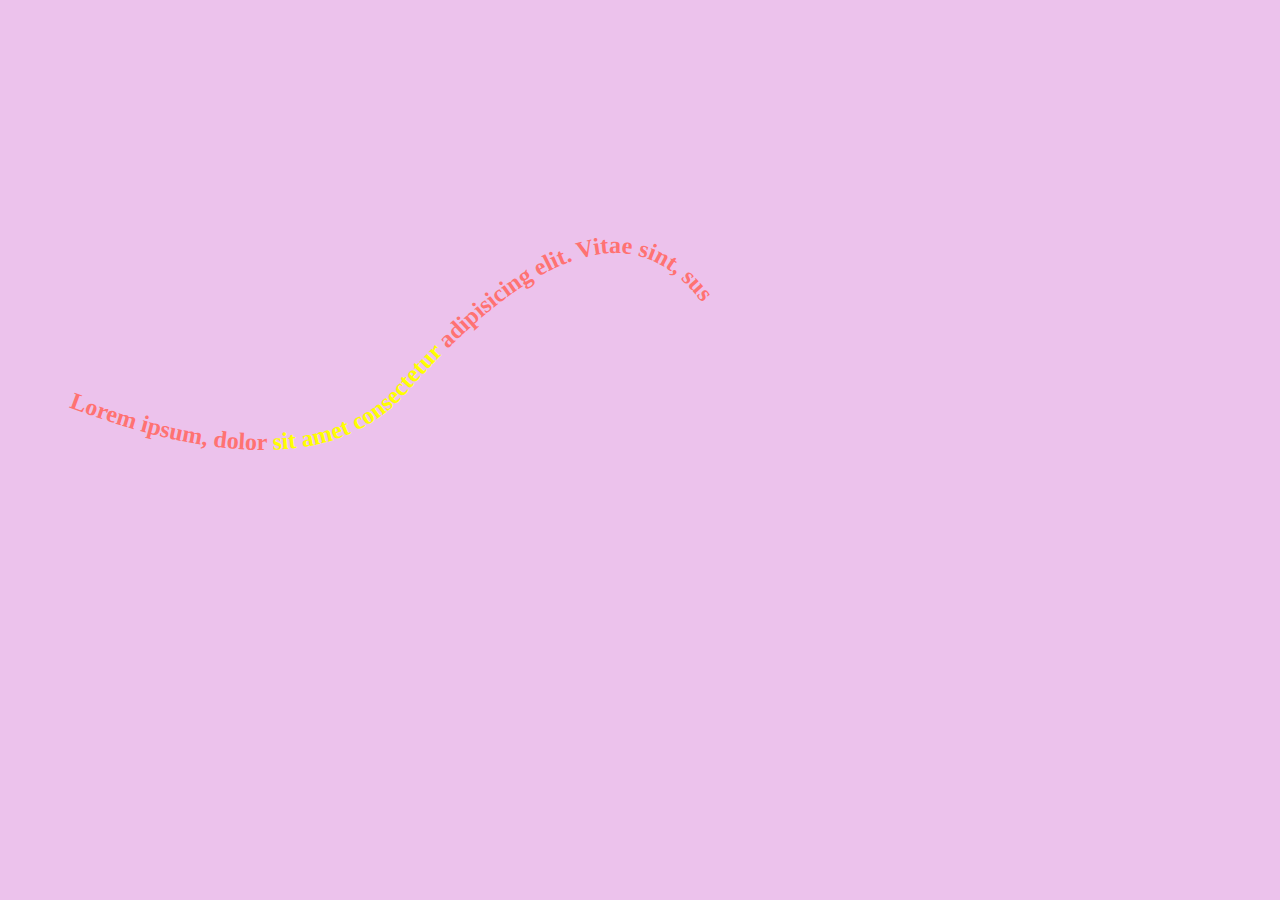
<file: Step04_SVG2.html>
<!DOCTYPE html>
<html lang="en">
<head>
    <meta charset="UTF-8">
    <meta name="viewport" content="width=device-width, initial-scale=1.0">
    <title>Step04_SVG2.html</title>
    <style>
        body{
            margin: 0;
        }
        .svg{
            
            width: 100%;
            height: 100%;
            background-color: rgb(236, 194, 236);
            position: absolute;
        }
        text{
            font-size: 1.5em;
            font-weight: bold;
            fill: rgb(255, 114, 114);
        }
        .special{
            fill: yellow;
        }
    </style>
</head>
<body>
    <svg class="svg">
        <!-- defs 나중에 참조할 그래픽 요소를 담아놓은 태그 -->
        <defs>
            <path id="text-curve" d="M 50 400 Q 300 500 400 400 Q 600 170 700 300"></path>
        </defs>
    <text x="20" y="50">
        <textPath href="#text-curve">
            Lorem ipsum, dolor<tspan class="special">
sit amet consectetur

            </tspan> adipisicing elit. Vitae sint, 
            suscipit ipsam reiciendis non aliquid velit excepturi ratione molestiae fugit, 
            vel iste nemo quos. Corrupti consequuntur et ullam incidunt adipisci.
        </textPath>
            
    </text>

    </svg>
</body>
</html>
</file>
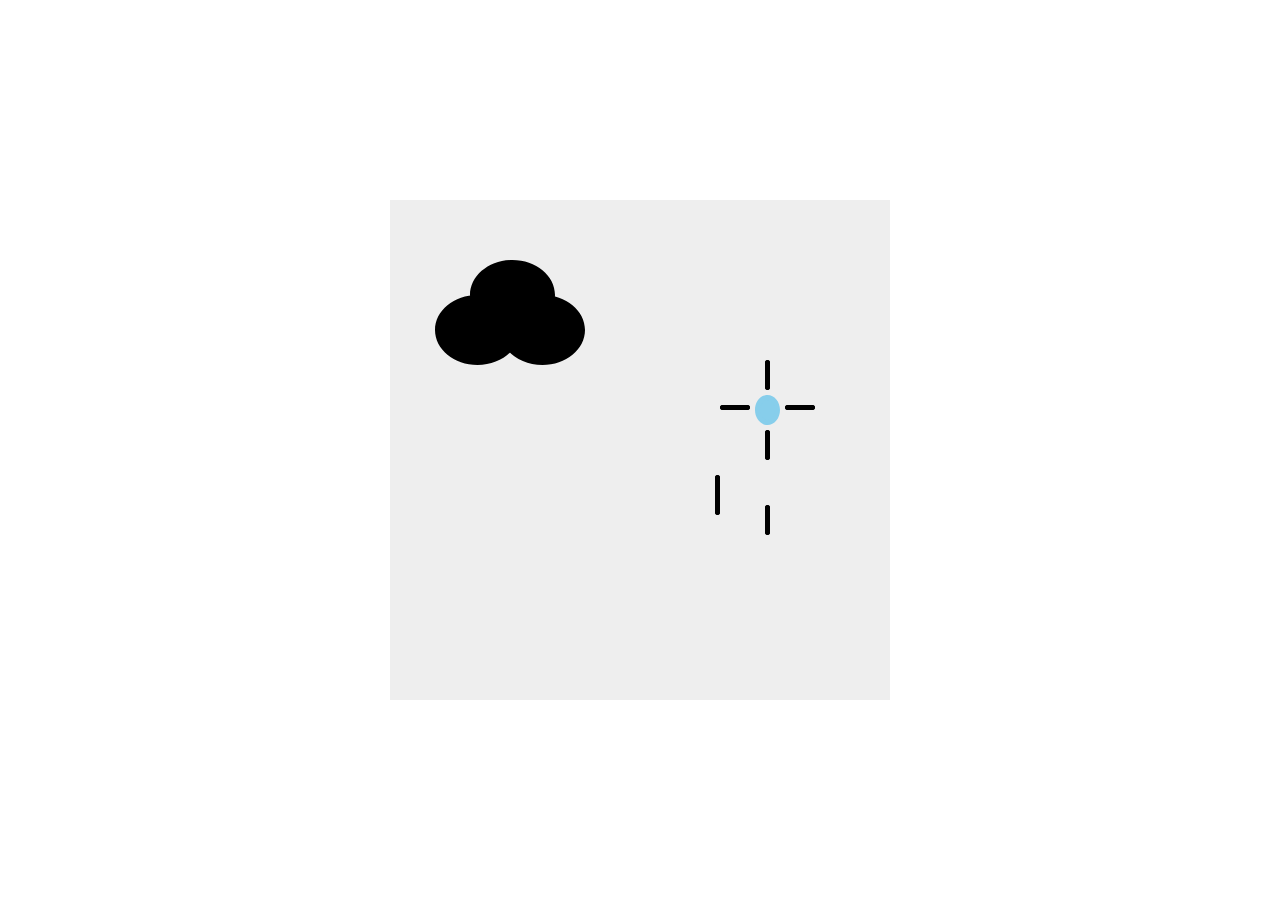
<file: Step05_SVG1.html>
<!DOCTYPE html>
<html lang="en">
<head>
    <meta charset="UTF-8">
    <meta name="viewport" content="width=device-width, initial-scale=1.0">
    <title>Step05_SVG1.html</title>
    <style>
        .weather{
            position: absolute;
            inset: 0;
            margin: auto;
            width: 500px;
            background-color: #eee;
        }

        .cloud{
            fill: skyblue;
            transform-origin: 75.5px 42px;
            animation: w-ani .5s infinite alternate;
            
        }
        .sun{
           fill: orange;
        }

    </style>
</head>
<body>
    <svg class="weather"  viewBox="0 0 100 100">
        <defs>
            <mask id="mask-cirvle">
            <circle cx="40" cy=""
            </mask>
        </defs>
        <g>
            <ellipse class="cloud" cx="75.5" cy="42" rx="2" ry="2.5"/>
            <path class="cloud" d="M75.5,40c0.81,0,1.5,0.92,1.5,2s-0.69,2-1.5,2S74,43.08,74,42S74.69,40,75.5,40 M75.5,39
                c-1.38,0-2.5,1.34-2.5,3s1.12,3,2.5,3s2.5-1.34,2.5-3S76.88,39,75.5,39L75.5,39z"/>
        </g>
      
       
        <g>
            <path class="st0" d="M65.5,63L65.5,63c0.28,0,0.5-0.22,0.5-0.5v-7c0-0.28-0.22-0.5-0.5-0.5l0,0c-0.28,0-0.5,0.22-0.5,0.5v7
                C65,62.78,65.22,63,65.5,63z"/>
            <path class="st0" d="M65.5,55c-0.28,0-0.5,0.22-0.5,0.5v7c0,0.28,0.22,0.5,0.5,0.5s0.5-0.22,0.5-0.5v-7C66,55.22,65.78,55,65.5,55
                L65.5,55z"/>
        </g>
        <g>
            <path class="st0" d="M75.5,67L75.5,67c-0.28,0-0.5-0.22-0.5-0.5v-5c0-0.28,0.22-0.5,0.5-0.5l0,0c0.28,0,0.5,0.22,0.5,0.5v5
                C76,66.78,75.78,67,75.5,67z"/>
            <path class="st0" d="M75.5,61c-0.28,0-0.5,0.22-0.5,0.5v5c0,0.28,0.22,0.5,0.5,0.5s0.5-0.22,0.5-0.5v-5C76,61.22,75.78,61,75.5,61
                L75.5,61z"/>
        </g>
        <g>
            <ellipse class="st0" cx="17.5" cy="26" rx="8" ry="6.5"/>
            <path class="st0" d="M17.5,20c4.14,0,7.5,2.69,7.5,6s-3.36,6-7.5,6S10,29.31,10,26S13.36,20,17.5,20 M17.5,19
                C12.81,19,9,22.13,9,26s3.81,7,8.5,7s8.5-3.13,8.5-7S22.19,19,17.5,19L17.5,19z"/>
        </g>
        <g>
            <ellipse class="st0" cx="30.5" cy="26" rx="8" ry="6.5"/>
            <path class="st0" d="M30.5,20c4.14,0,7.5,2.69,7.5,6s-3.36,6-7.5,6S23,29.31,23,26S26.36,20,30.5,20 M30.5,19
                c-4.69,0-8.5,3.13-8.5,7s3.81,7,8.5,7s8.5-3.13,8.5-7S35.19,19,30.5,19L30.5,19z"/>
        </g>
        <g>
            <ellipse class="st0" cx="24.5" cy="19" rx="8" ry="6.5"/>
            <path class="st0" d="M24.5,13c4.14,0,7.5,2.69,7.5,6s-3.36,6-7.5,6S17,22.31,17,19S20.36,13,24.5,13 M24.5,12
                c-4.69,0-8.5,3.13-8.5,7s3.81,7,8.5,7s8.5-3.13,8.5-7S29.19,12,24.5,12L24.5,12z"/>
        </g>
        <g>
            <path class="st0" d="M75.5,38L75.5,38c-0.28,0-0.5-0.22-0.5-0.5v-5c0-0.28,0.22-0.5,0.5-0.5l0,0c0.28,0,0.5,0.22,0.5,0.5v5
                C76,37.78,75.78,38,75.5,38z"/>
            <path class="st0" d="M75.5,32c-0.28,0-0.5,0.22-0.5,0.5v5c0,0.28,0.22,0.5,0.5,0.5s0.5-0.22,0.5-0.5v-5C76,32.22,75.78,32,75.5,32
                L75.5,32z"/>
        </g>
        <g>
            <path class="st0" d="M79,41.5L79,41.5c0-0.28,0.22-0.5,0.5-0.5h5c0.28,0,0.5,0.22,0.5,0.5l0,0c0,0.28-0.22,0.5-0.5,0.5h-5
                C79.22,42,79,41.78,79,41.5z"/>
            <path class="st0" d="M84.5,41h-5c-0.28,0-0.5,0.22-0.5,0.5s0.22,0.5,0.5,0.5h5c0.28,0,0.5-0.22,0.5-0.5S84.78,41,84.5,41L84.5,41z"
                />
        </g>
        <g>
            <path class="st0" d="M66,41.5L66,41.5c0-0.28,0.22-0.5,0.5-0.5h5c0.28,0,0.5,0.22,0.5,0.5l0,0c0,0.28-0.22,0.5-0.5,0.5h-5
                C66.22,42,66,41.78,66,41.5z"/>
            <path class="st0" d="M71.5,41h-5c-0.28,0-0.5,0.22-0.5,0.5s0.22,0.5,0.5,0.5h5c0.28,0,0.5-0.22,0.5-0.5S71.78,41,71.5,41L71.5,41z"
                />
        </g>
        <g>
            <path class="st0" d="M75.5,52L75.5,52c-0.28,0-0.5-0.22-0.5-0.5v-5c0-0.28,0.22-0.5,0.5-0.5l0,0c0.28,0,0.5,0.22,0.5,0.5v5
                C76,51.78,75.78,52,75.5,52z"/>
            <path class="st0" d="M75.5,46c-0.28,0-0.5,0.22-0.5,0.5v5c0,0.28,0.22,0.5,0.5,0.5s0.5-0.22,0.5-0.5v-5C76,46.22,75.78,46,75.5,46
                L75.5,46z"/>
        </g>
        </svg>
</body>
</html>
</file>
<file: 실습VIEWPORT2/실습VIEWPORT2/style.css>
/* CSS Reset */

body,
ul,
h1,
h3,
p {
  margin: 0;
  padding: 0;
}

li {
  list-style-type: none;
}

a {
  text-decoration: none;
}

img {
  vertical-align: bottom;
}

body {
  background-color: #64727f;
}

/*
	1. header 로고영역을 만들어주세요.
	- 배경색 c9e5ff
	- 로고 너비값 280px / 높이값 50px


	2. gnb 영역을 만들어주세요.
	- 배경색 505c66

	3. a태그에 마우스오버 기능을 넣고 풍선이미지를 배치해주세요.

	4. 컨텐츠 영역의 만들어주세요.
	- 배경색 282e33
	- h3 색상 77aaff

	5. 아이콘 영역 가상상클래스에 background-image로 넣어주세요.

	6. FOOTER영역을 만들어주세요.
	배경색 282e33

	7. 와이드 스크린에서 width 값이 1200을 넘지않게 해주세요.

	8. 태블릿(1024px)에서 컨텐츠가 3개씩 나오게 해주세요.

	9. 모바일(768px)에서 컨텐츠는 2개씩 로고와 gnb수정해주세요.

	10. 500px보다 작아지면 컨텐츠 1개씩 나오게 해주세요.
*/

.wrapper {
	padding:0 30px;
	margin:0 auto;
	position: relative;

	max-width: 1200px;
}

.header {
	background-color: #c9e5ff;
	/* 
	마진겹침현상 해결법1
	overflow:hidden;
	*/
}

.header .logo {
	display: inline-block; /* 마진겹침현상 해결법2 */
	width:280px;
	height: 50px;
	background-image: url('images/logo.png');
	text-indent: -9999px;
	margin: 20px 0;
}

.header .gnb {
	background-color: #505c66;
	display:flex;
}

.header .gnb li {
	/* float:left; */
}

.header .gnb li a {
	display: block;
	color:#fff;
	padding:0 20px;
	height:50px;
	line-height: 50px;
}

.header .gnb li a:hover {
	background-color: rgba(0,0,0,0.2);
}

.header .point {
	position:absolute;
	right:-30px;
	top:0;
	z-index: 50;
}

.contents {
	background-color: #282e33;
	margin-bottom: 50px;
	padding:10px;
	/* overflow: hidden; */
	display:flex;
	flex-flow: row wrap;
}

.contents li {
	/* float:left; */
	width:20%;
}

.contents li .inner {
	text-align: center;
	margin: 10px;
	background: #000;
}

.contents li .inner h3 {
	color:#77aaff;
	font-size: 20px;
	padding:15px 0 0;
}
.contents li .inner p {
	color:#999;
	padding:20px;
	font-size: 12px;
}

.contents li .inner p:after {
	content:'';
	display:block;
	height: 50px;
	width: 152px;
	margin: 10px auto 0;
	background-image: url('images/sprite-btn.png');
}

.contents li img {
	width:100%;
}

.footer {
	background: #282e33;
	padding:40px 0;
	color:#999;
	border-top: 1px solid white;
}

@media(max-width:1024px){
	.contents li {
		width: 33.3334;
	}
}
@media(max-width:768px){
	.contents li {
		width: 50px;
	}
	.header{
		text-align: center;
	}
	.header .point{
		display: none;
	}
	.header .gnb li {
		width: 20px;
	}
}
</file>
